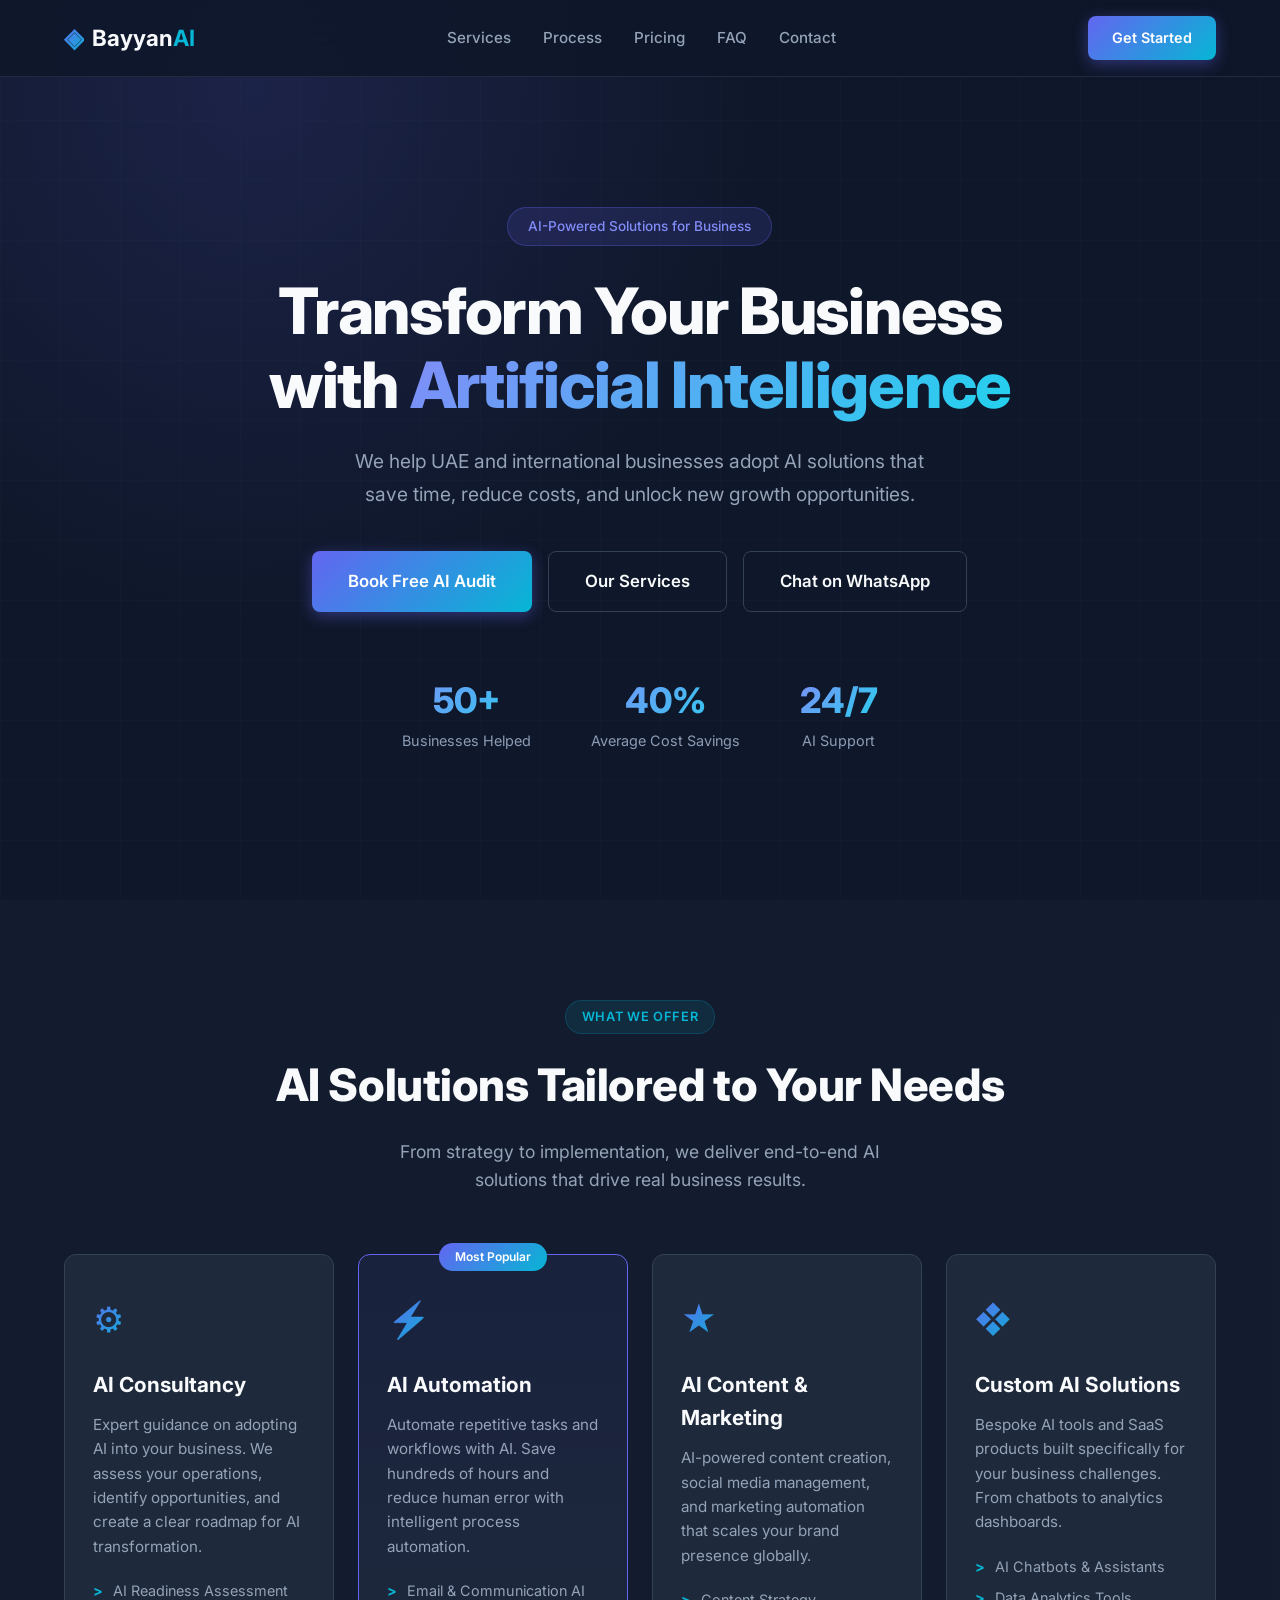
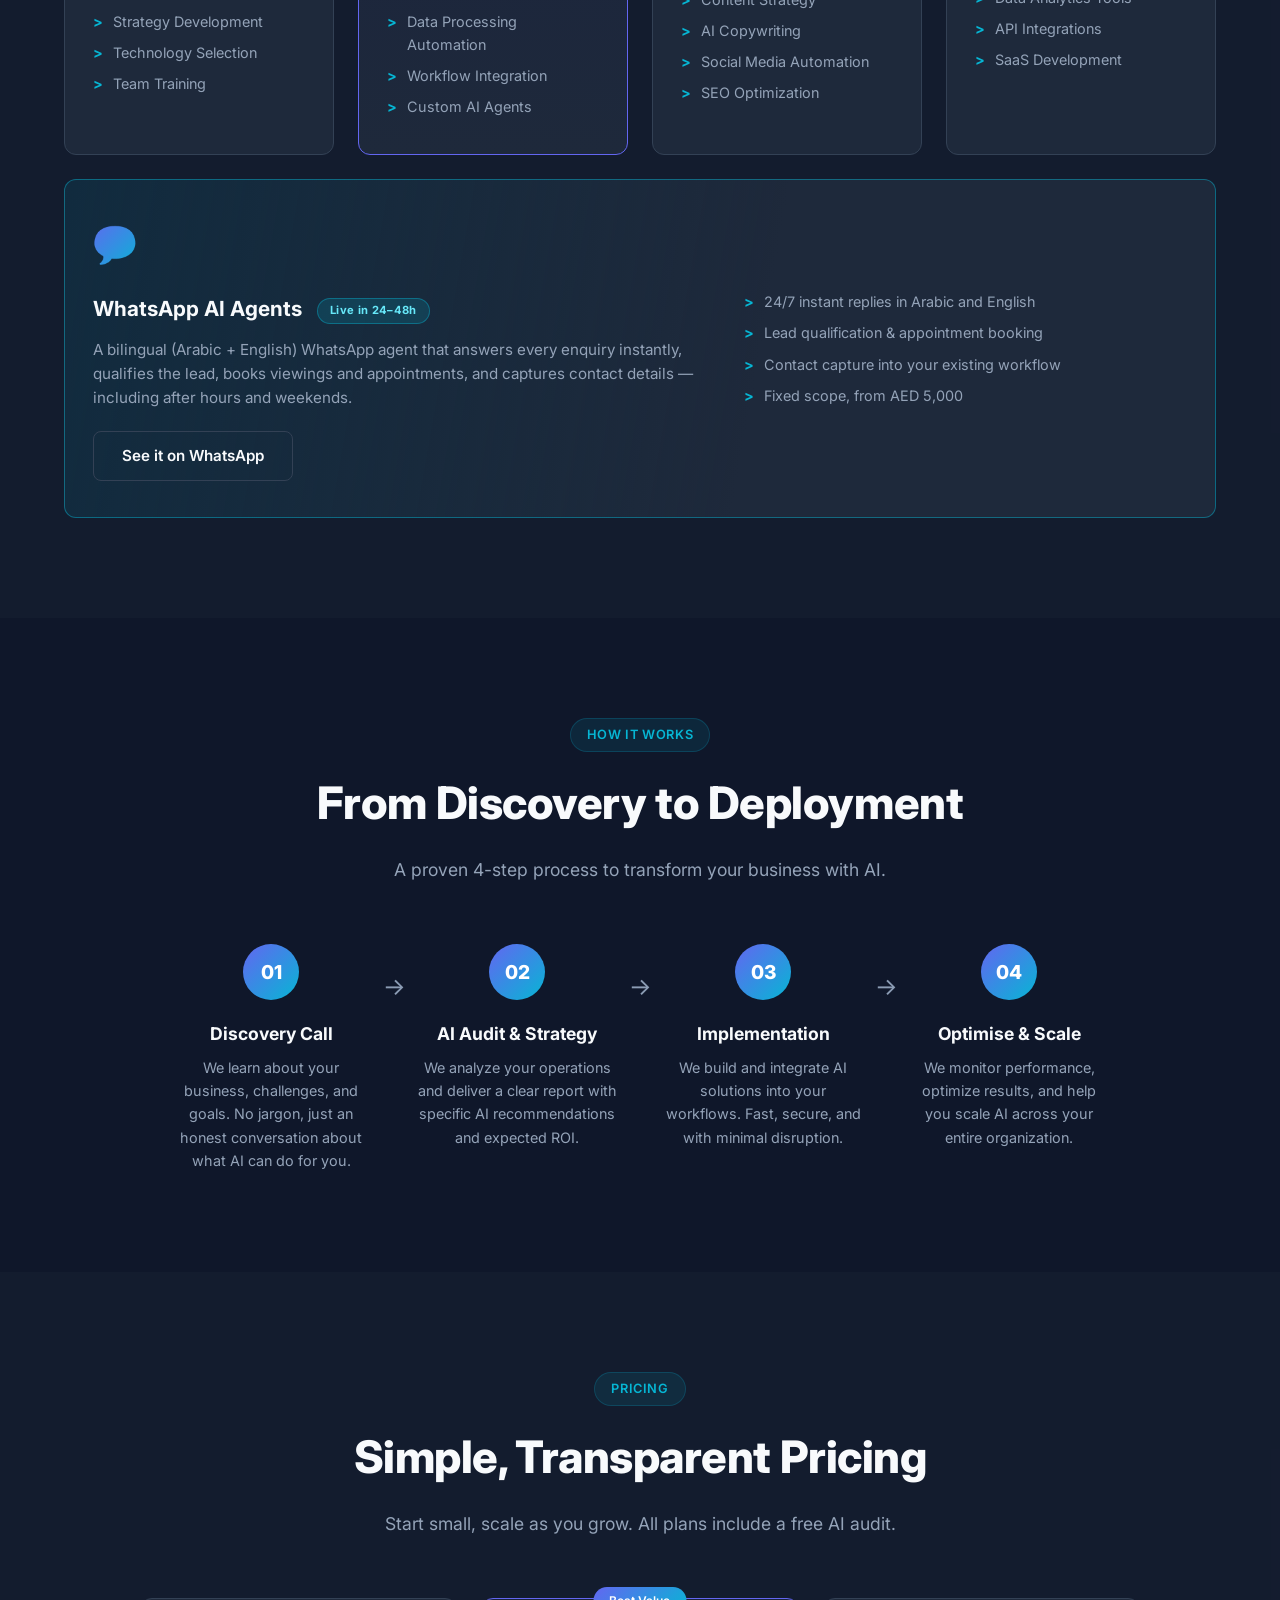
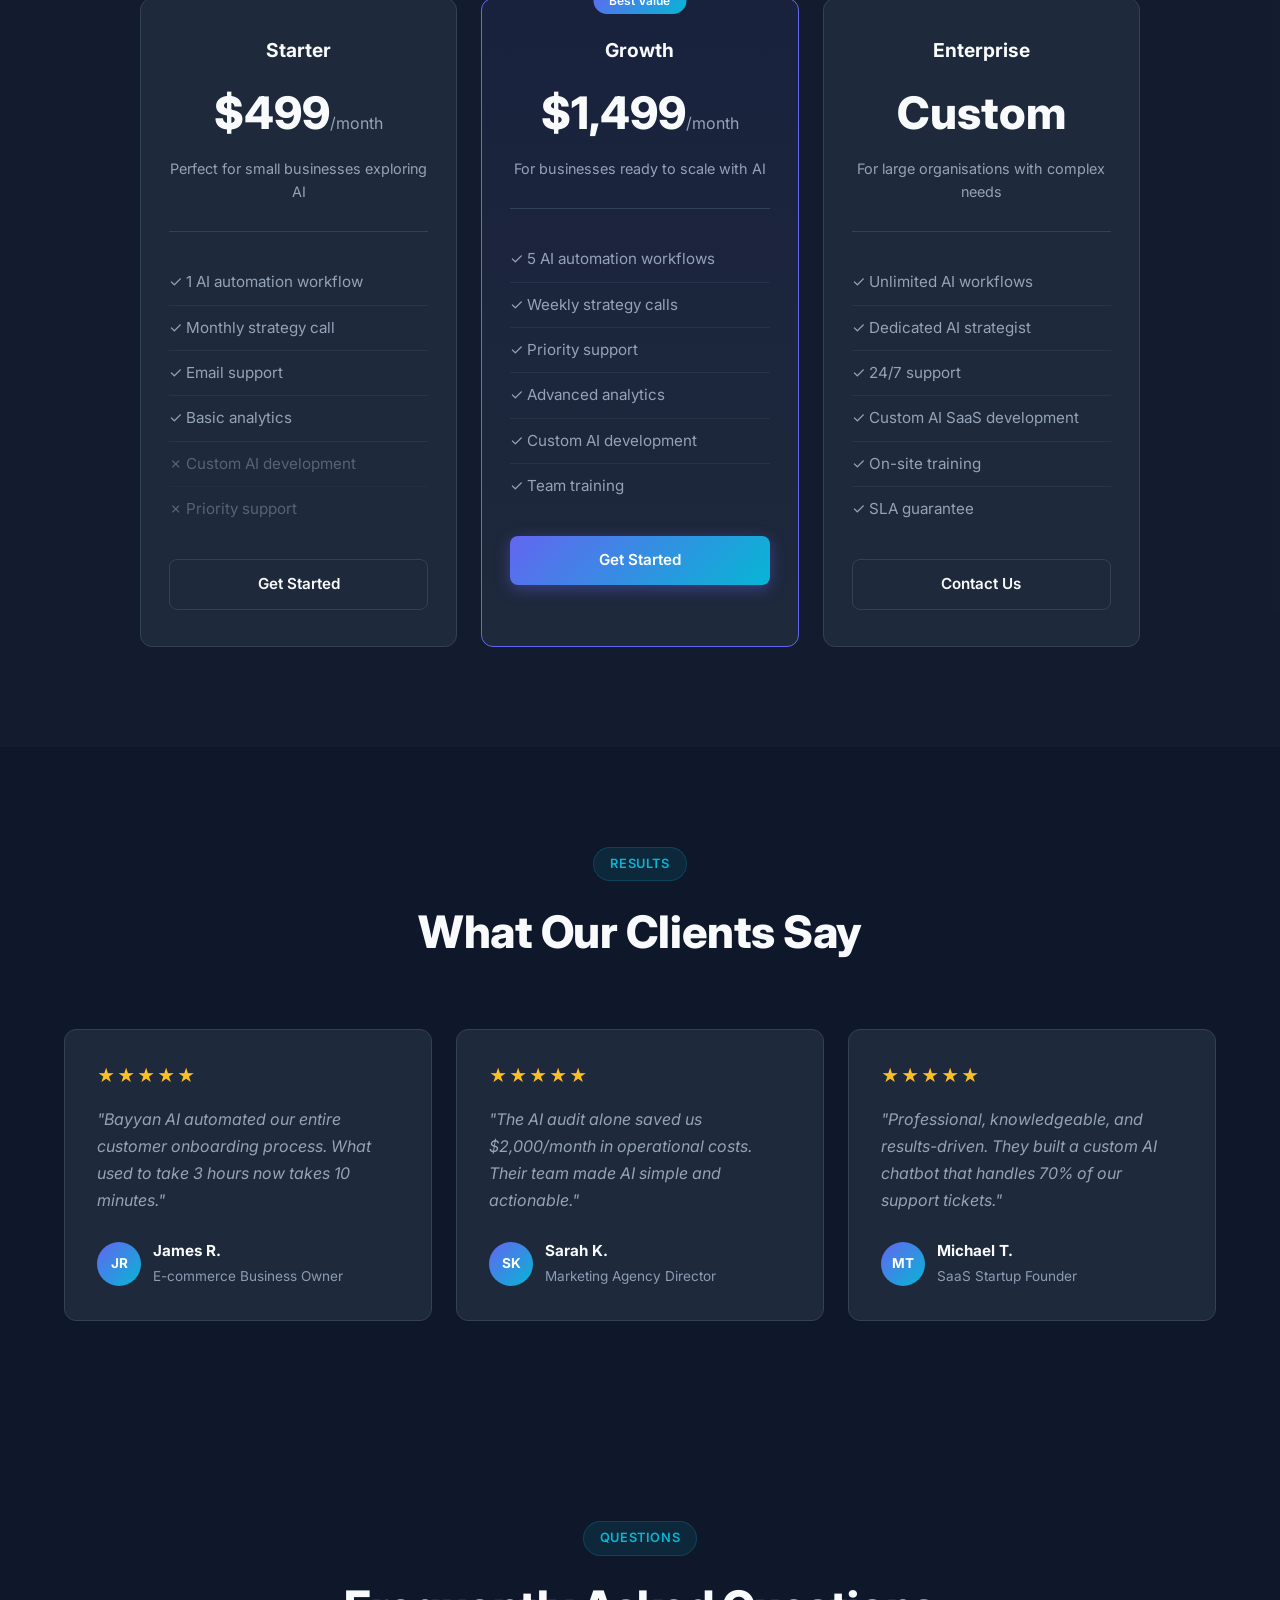
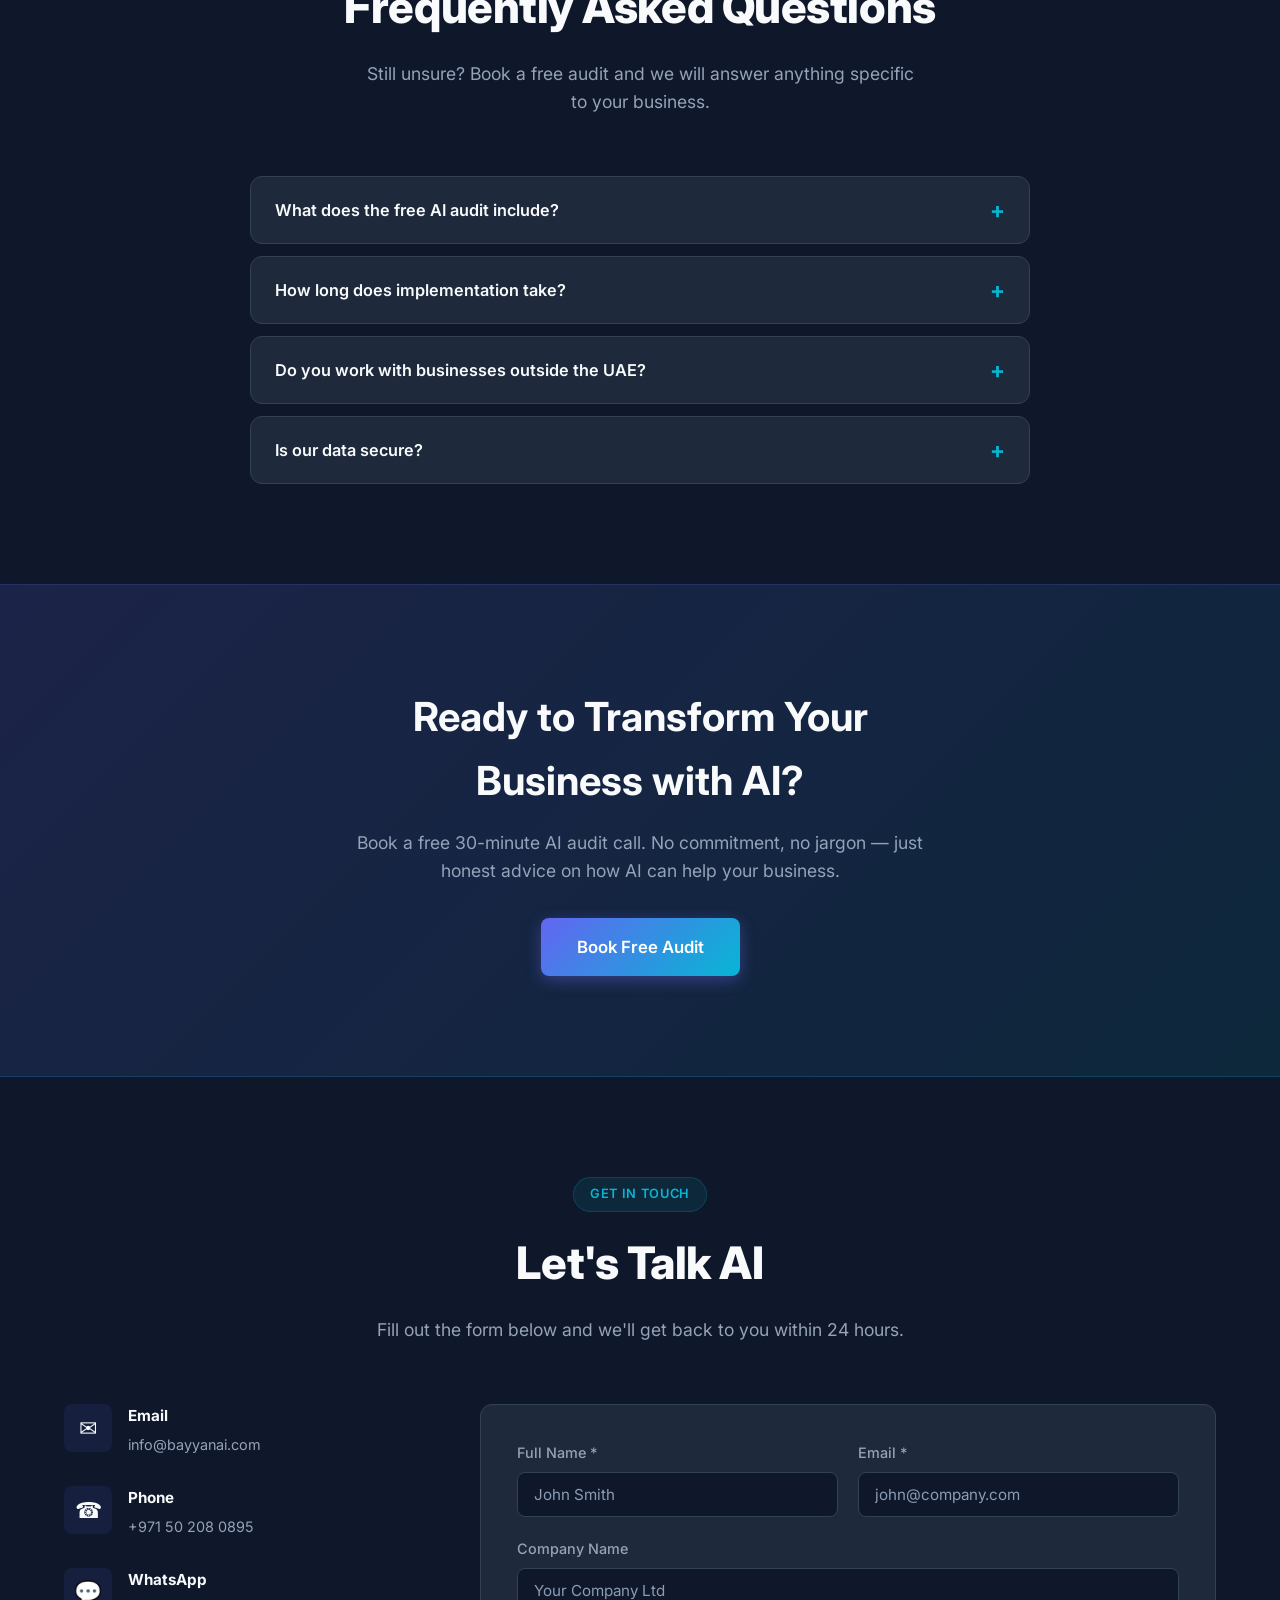
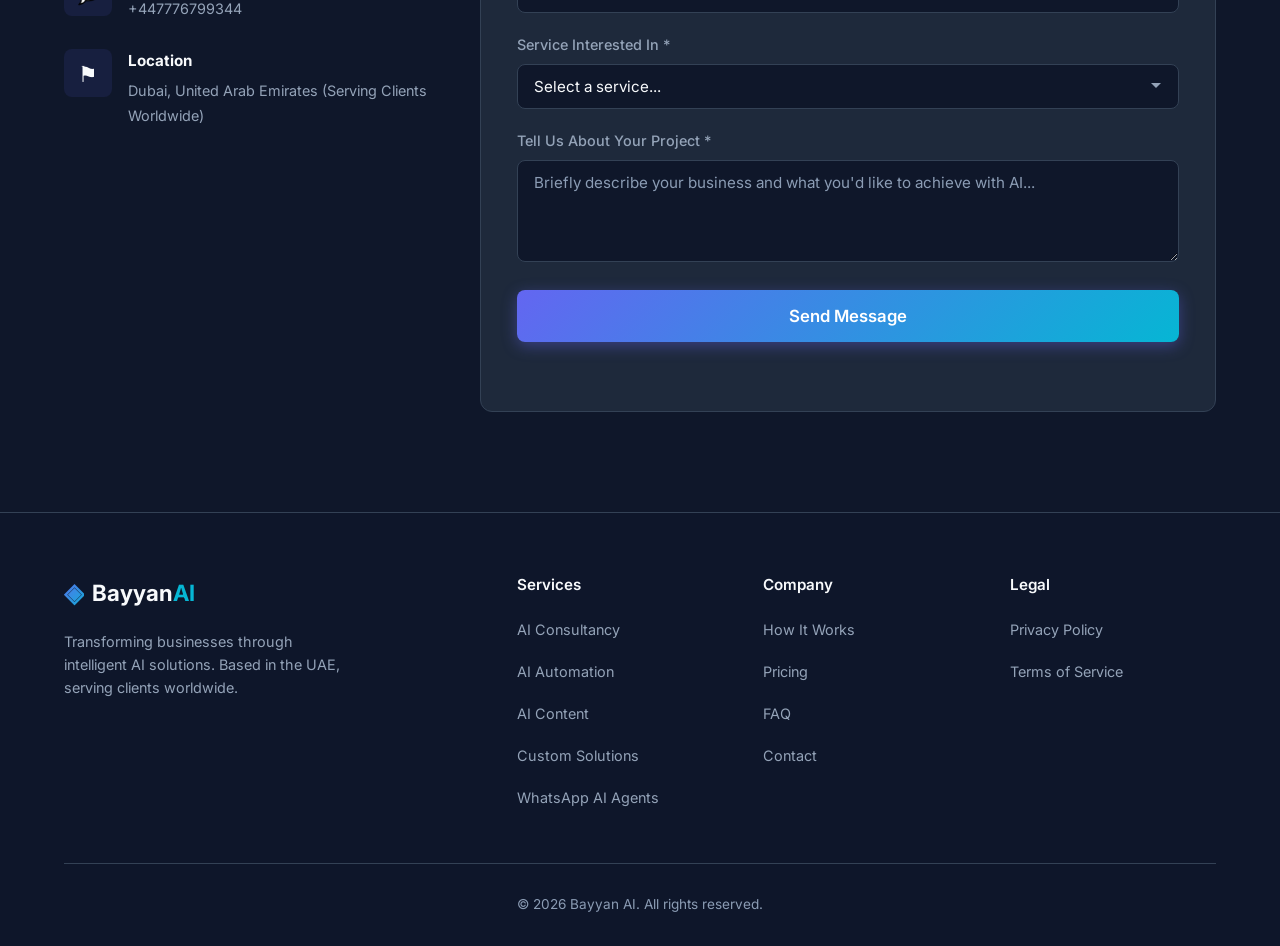
<file: index.html>
<!DOCTYPE html>
<html lang="en">
<head>
    <meta charset="UTF-8">
    <meta name="viewport" content="width=device-width, initial-scale=1.0">
    <title>Bayyan AI | AI Consultancy &amp; Automation Services in the UAE</title>
    <meta name="description" content="Bayyan AI helps UAE and international businesses adopt AI that saves time and cuts costs. AI consultancy, automation, content and custom AI solutions.">
    <link rel="canonical" href="https://bayyanai.com/">

    <meta name="theme-color" content="#0f172a">
    <link rel="icon" href="/favicon.svg" type="image/svg+xml">
    <link rel="apple-touch-icon" href="/assets/apple-touch-icon.png">

    <meta property="og:type" content="website">
    <meta property="og:site_name" content="Bayyan AI">
    <meta property="og:url" content="https://bayyanai.com/">
    <meta property="og:title" content="Bayyan AI | AI Consultancy &amp; Automation Services">
    <meta property="og:description" content="We help UAE and international businesses adopt AI solutions that save time, reduce costs, and unlock new growth opportunities.">
    <meta property="og:image" content="https://bayyanai.com/assets/og-image.png">
    <meta property="og:image:width" content="1200">
    <meta property="og:image:height" content="630">
    <meta property="og:locale" content="en_US">

    <meta name="twitter:card" content="summary_large_image">
    <meta name="twitter:title" content="Bayyan AI | AI Consultancy &amp; Automation Services">
    <meta name="twitter:description" content="AI consultancy, automation and custom AI solutions for businesses in the UAE and worldwide.">
    <meta name="twitter:image" content="https://bayyanai.com/assets/og-image.png">

    <link rel="preconnect" href="https://fonts.googleapis.com">
    <link rel="preconnect" href="https://fonts.gstatic.com" crossorigin>
    <link href="https://fonts.googleapis.com/css2?family=Inter:wght@400;500;600;700;800&display=swap" rel="stylesheet">
    <link rel="stylesheet" href="styles.css">

    <script type="application/ld+json">
    {
      "@context": "https://schema.org",
      "@graph": [
        {
          "@type": "Organization",
          "@id": "https://bayyanai.com/#organization",
          "name": "Bayyan AI",
          "url": "https://bayyanai.com/",
          "logo": "https://bayyanai.com/assets/og-image.png",
          "email": "info@bayyanai.com",
          "telephone": "+971-50-208-0895",
          "areaServed": ["AE", "Worldwide"],
          "description": "AI consultancy and automation services for businesses in the UAE and internationally.",
          "contactPoint": {
            "@type": "ContactPoint",
            "contactType": "sales",
            "email": "info@bayyanai.com",
            "telephone": "+971-50-208-0895",
            "availableLanguage": ["en", "ar"]
          }
        },
        {
          "@type": "WebSite",
          "@id": "https://bayyanai.com/#website",
          "url": "https://bayyanai.com/",
          "name": "Bayyan AI",
          "publisher": { "@id": "https://bayyanai.com/#organization" },
          "inLanguage": "en"
        },
        {
          "@type": "ProfessionalService",
          "@id": "https://bayyanai.com/#service",
          "name": "Bayyan AI",
          "url": "https://bayyanai.com/",
          "parentOrganization": { "@id": "https://bayyanai.com/#organization" },
          "areaServed": ["AE", "Worldwide"],
          "provider": { "@id": "https://bayyanai.com/#organization" },
          "hasOfferCatalog": {
            "@type": "OfferCatalog",
            "name": "AI Services",
            "itemListElement": [
              { "@type": "Offer", "itemOffered": { "@type": "Service", "name": "AI Consultancy" } },
              { "@type": "Offer", "itemOffered": { "@type": "Service", "name": "AI Automation" } },
              { "@type": "Offer", "itemOffered": { "@type": "Service", "name": "AI Content & Marketing" } },
              { "@type": "Offer", "itemOffered": { "@type": "Service", "name": "Custom AI Solutions" } }
            ]
          }
        },
        {
          "@type": "FAQPage",
          "@id": "https://bayyanai.com/#faq",
          "mainEntity": [
            {
              "@type": "Question",
              "name": "What does the free AI audit include?",
              "acceptedAnswer": { "@type": "Answer", "text": "A 30-minute call where we review your current workflows, identify the highest-value automation opportunities, and give you a short written summary with expected ROI. No commitment required." }
            },
            {
              "@type": "Question",
              "name": "How long does implementation take?",
              "acceptedAnswer": { "@type": "Answer", "text": "Most automation workflows go live within two to four weeks. Larger custom AI projects are scoped in phases so you see value early." }
            },
            {
              "@type": "Question",
              "name": "Do you work with businesses outside the UAE?",
              "acceptedAnswer": { "@type": "Answer", "text": "Yes. We are based in the UAE and work remotely with clients worldwide." }
            },
            {
              "@type": "Question",
              "name": "Is our data secure?",
              "acceptedAnswer": { "@type": "Answer", "text": "We only connect systems you approve, follow least-privilege access, and never share your data with third parties. We can work within your existing security policies." }
            }
          ]
        }
      ]
    }
    </script>
<!-- agent-readable surface -->
<link rel="alternate" type="text/markdown" href="/index.md" title="This page as Markdown">
<link rel="alternate" type="text/plain" href="/llms.txt" title="Site index (llms.txt)">
<link rel="describedby" type="text/markdown" href="/auth.md" title="Access notes">
<link rel="service-desc" type="application/json" href="/.well-known/ai-catalog.json" title="AI capability catalog">
<link rel="index" type="application/json" href="/.well-known/agent-skills/index.json" title="Agent Skills index">
</head>
<body>
    <a class="skip-link" href="#main">Skip to content</a>

    <!-- Navigation -->
    <nav class="navbar" aria-label="Main navigation">
        <div class="container nav-container">
            <a href="/" class="logo" aria-label="Bayyan AI home">
                <span class="logo-icon" aria-hidden="true">&#9672;</span>
                <span class="logo-text">Bayyan<span class="logo-ai">AI</span></span>
            </a>
            <ul class="nav-links" id="navLinks">
                <li><a href="#services">Services</a></li>
                <li><a href="#process">Process</a></li>
                <li><a href="#pricing">Pricing</a></li>
                <li><a href="#faq">FAQ</a></li>
                <li><a href="#contact">Contact</a></li>
            </ul>
            <a href="#contact" class="btn btn-primary nav-cta">Get Started</a>
            <button class="mobile-menu-btn" type="button" aria-label="Open menu" aria-expanded="false" aria-controls="navLinks">
                <span aria-hidden="true"></span>
                <span aria-hidden="true"></span>
                <span aria-hidden="true"></span>
            </button>
        </div>
    </nav>

    <main id="main">
    <!-- Hero Section -->
    <section class="hero">
        <div class="hero-bg" aria-hidden="true">
            <div class="hero-gradient"></div>
            <div class="hero-grid"></div>
        </div>
        <div class="container hero-container">
            <p class="hero-badge">AI-Powered Solutions for Business</p>
            <h1 class="hero-title">
                Transform Your Business<br>
                with <span class="gradient-text">Artificial Intelligence</span>
            </h1>
            <p class="hero-subtitle">
                We help UAE and international businesses adopt AI solutions that save time, reduce costs, and unlock new growth opportunities.
            </p>
            <div class="hero-buttons">
                <a href="https://cal.com/bayyanai/15min" class="btn btn-primary btn-lg" target="_blank" rel="noopener noreferrer">Book Free AI Audit</a>
                <a href="#services" class="btn btn-secondary btn-lg">Our Services</a>
                <a href="https://wa.me/447776799344?text=Hi%20Bayyan%20AI%2C%20I%27d%20like%20to%20know%20more%20about%20your%20services." class="btn btn-secondary btn-lg" target="_blank" rel="noopener noreferrer" aria-label="Chat with Bayyan AI on WhatsApp">Chat on WhatsApp</a>
            </div>
            <div class="hero-stats">
                <div class="stat">
                    <span class="stat-number">50+</span>
                    <span class="stat-label">Businesses Helped</span>
                </div>
                <div class="stat">
                    <span class="stat-number">40%</span>
                    <span class="stat-label">Average Cost Savings</span>
                </div>
                <div class="stat">
                    <span class="stat-number">24/7</span>
                    <span class="stat-label">AI Support</span>
                </div>
            </div>
        </div>
    </section>

    <!-- Services Section -->
    <section id="services" class="services">
        <div class="container">
            <div class="section-header">
                <p class="section-tag">What We Offer</p>
                <h2 class="section-title">AI Solutions Tailored to Your Needs</h2>
                <p class="section-subtitle">From strategy to implementation, we deliver end-to-end AI solutions that drive real business results.</p>
            </div>
            <div class="services-grid">
                <div class="service-card">
                    <div class="service-icon" aria-hidden="true">&#9881;</div>
                    <h3>AI Consultancy</h3>
                    <p>Expert guidance on adopting AI into your business. We assess your operations, identify opportunities, and create a clear roadmap for AI transformation.</p>
                    <ul class="service-features">
                        <li>AI Readiness Assessment</li>
                        <li>Strategy Development</li>
                        <li>Technology Selection</li>
                        <li>Team Training</li>
                    </ul>
                </div>
                <div class="service-card featured">
                    <div class="service-badge">Most Popular</div>
                    <div class="service-icon" aria-hidden="true">&#9889;</div>
                    <h3>AI Automation</h3>
                    <p>Automate repetitive tasks and workflows with AI. Save hundreds of hours and reduce human error with intelligent process automation.</p>
                    <ul class="service-features">
                        <li>Email &amp; Communication AI</li>
                        <li>Data Processing Automation</li>
                        <li>Workflow Integration</li>
                        <li>Custom AI Agents</li>
                    </ul>
                </div>
                <div class="service-card">
                    <div class="service-icon" aria-hidden="true">&#9733;</div>
                    <h3>AI Content &amp; Marketing</h3>
                    <p>AI-powered content creation, social media management, and marketing automation that scales your brand presence globally.</p>
                    <ul class="service-features">
                        <li>Content Strategy</li>
                        <li>AI Copywriting</li>
                        <li>Social Media Automation</li>
                        <li>SEO Optimization</li>
                    </ul>
                </div>
                <div class="service-card">
                    <div class="service-icon" aria-hidden="true">&#10070;</div>
                    <h3>Custom AI Solutions</h3>
                    <p>Bespoke AI tools and SaaS products built specifically for your business challenges. From chatbots to analytics dashboards.</p>
                    <ul class="service-features">
                        <li>AI Chatbots &amp; Assistants</li>
                        <li>Data Analytics Tools</li>
                        <li>API Integrations</li>
                        <li>SaaS Development</li>
                    </ul>
                </div>
                <div class="service-card flagship" id="whatsapp-ai">
                    <div>
                        <div class="service-icon" aria-hidden="true">&#128172;</div>
                        <h3>WhatsApp AI Agents <span class="inline-badge">Live in 24&ndash;48h</span></h3>
                        <p>A bilingual (Arabic + English) WhatsApp agent that answers every enquiry instantly, qualifies the lead, books viewings and appointments, and captures contact details &mdash; including after hours and weekends.</p>
                        <a href="https://wa.me/447776799344?text=Hi%20Bayyan%20AI%2C%20I%27d%20like%20to%20know%20more%20about%20your%20services." class="btn btn-secondary" target="_blank" rel="noopener noreferrer">See it on WhatsApp</a>
                    </div>
                    <ul class="service-features">
                        <li>24/7 instant replies in Arabic and English</li>
                        <li>Lead qualification &amp; appointment booking</li>
                        <li>Contact capture into your existing workflow</li>
                        <li>Fixed scope, from AED 5,000</li>
                    </ul>
                </div>
            </div>
        </div>
    </section>

    <!-- Process Section -->
    <section id="process" class="process">
        <div class="container">
            <div class="section-header">
                <p class="section-tag">How It Works</p>
                <h2 class="section-title">From Discovery to Deployment</h2>
                <p class="section-subtitle">A proven 4-step process to transform your business with AI.</p>
            </div>
            <div class="process-grid">
                <div class="process-step">
                    <div class="step-number" aria-hidden="true">01</div>
                    <h3>Discovery Call</h3>
                    <p>We learn about your business, challenges, and goals. No jargon, just an honest conversation about what AI can do for you.</p>
                </div>
                <div class="process-connector" aria-hidden="true">&#8594;</div>
                <div class="process-step">
                    <div class="step-number" aria-hidden="true">02</div>
                    <h3>AI Audit &amp; Strategy</h3>
                    <p>We analyze your operations and deliver a clear report with specific AI recommendations and expected ROI.</p>
                </div>
                <div class="process-connector" aria-hidden="true">&#8594;</div>
                <div class="process-step">
                    <div class="step-number" aria-hidden="true">03</div>
                    <h3>Implementation</h3>
                    <p>We build and integrate AI solutions into your workflows. Fast, secure, and with minimal disruption.</p>
                </div>
                <div class="process-connector" aria-hidden="true">&#8594;</div>
                <div class="process-step">
                    <div class="step-number" aria-hidden="true">04</div>
                    <h3>Optimise &amp; Scale</h3>
                    <p>We monitor performance, optimize results, and help you scale AI across your entire organization.</p>
                </div>
            </div>
        </div>
    </section>

    <!-- Pricing Section -->
    <section id="pricing" class="pricing">
        <div class="container">
            <div class="section-header">
                <p class="section-tag">Pricing</p>
                <h2 class="section-title">Simple, Transparent Pricing</h2>
                <p class="section-subtitle">Start small, scale as you grow. All plans include a free AI audit.</p>
            </div>
            <div class="pricing-grid">
                <div class="pricing-card">
                    <div class="pricing-header">
                        <h3>Starter</h3>
                        <div class="price">$499<span>/month</span></div>
                        <p>Perfect for small businesses exploring AI</p>
                    </div>
                    <ul class="pricing-features">
                        <li>&#10003; 1 AI automation workflow</li>
                        <li>&#10003; Monthly strategy call</li>
                        <li>&#10003; Email support</li>
                        <li>&#10003; Basic analytics</li>
                        <li class="disabled">&#10007; Custom AI development</li>
                        <li class="disabled">&#10007; Priority support</li>
                    </ul>
                    <a href="#contact" class="btn btn-secondary btn-block">Get Started</a>
                </div>
                <div class="pricing-card featured">
                    <div class="pricing-badge">Best Value</div>
                    <div class="pricing-header">
                        <h3>Growth</h3>
                        <div class="price">$1,499<span>/month</span></div>
                        <p>For businesses ready to scale with AI</p>
                    </div>
                    <ul class="pricing-features">
                        <li>&#10003; 5 AI automation workflows</li>
                        <li>&#10003; Weekly strategy calls</li>
                        <li>&#10003; Priority support</li>
                        <li>&#10003; Advanced analytics</li>
                        <li>&#10003; Custom AI development</li>
                        <li>&#10003; Team training</li>
                    </ul>
                    <a href="#contact" class="btn btn-primary btn-block">Get Started</a>
                </div>
                <div class="pricing-card">
                    <div class="pricing-header">
                        <h3>Enterprise</h3>
                        <div class="price">Custom</div>
                        <p>For large organisations with complex needs</p>
                    </div>
                    <ul class="pricing-features">
                        <li>&#10003; Unlimited AI workflows</li>
                        <li>&#10003; Dedicated AI strategist</li>
                        <li>&#10003; 24/7 support</li>
                        <li>&#10003; Custom AI SaaS development</li>
                        <li>&#10003; On-site training</li>
                        <li>&#10003; SLA guarantee</li>
                    </ul>
                    <a href="#contact" class="btn btn-secondary btn-block">Contact Us</a>
                </div>
            </div>
        </div>
    </section>

    <!-- Testimonials Section -->
    <section class="testimonials">
        <div class="container">
            <div class="section-header">
                <p class="section-tag">Results</p>
                <h2 class="section-title">What Our Clients Say</h2>
            </div>
            <div class="testimonials-grid">
                <div class="testimonial-card">
                    <div class="testimonial-stars" aria-hidden="true">&#9733;&#9733;&#9733;&#9733;&#9733;</div>
                    <p>"Bayyan AI automated our entire customer onboarding process. What used to take 3 hours now takes 10 minutes."</p>
                    <div class="testimonial-author">
                        <div class="author-avatar" aria-hidden="true">JR</div>
                        <div>
                            <strong>James R.</strong>
                            <span>E-commerce Business Owner</span>
                        </div>
                    </div>
                </div>
                <div class="testimonial-card">
                    <div class="testimonial-stars" aria-hidden="true">&#9733;&#9733;&#9733;&#9733;&#9733;</div>
                    <p>"The AI audit alone saved us $2,000/month in operational costs. Their team made AI simple and actionable."</p>
                    <div class="testimonial-author">
                        <div class="author-avatar" aria-hidden="true">SK</div>
                        <div>
                            <strong>Sarah K.</strong>
                            <span>Marketing Agency Director</span>
                        </div>
                    </div>
                </div>
                <div class="testimonial-card">
                    <div class="testimonial-stars" aria-hidden="true">&#9733;&#9733;&#9733;&#9733;&#9733;</div>
                    <p>"Professional, knowledgeable, and results-driven. They built a custom AI chatbot that handles 70% of our support tickets."</p>
                    <div class="testimonial-author">
                        <div class="author-avatar" aria-hidden="true">MT</div>
                        <div>
                            <strong>Michael T.</strong>
                            <span>SaaS Startup Founder</span>
                        </div>
                    </div>
                </div>
            </div>
        </div>
    </section>

    <!-- FAQ Section -->
    <section id="faq" class="faq">
        <div class="container">
            <div class="section-header">
                <p class="section-tag">Questions</p>
                <h2 class="section-title">Frequently Asked Questions</h2>
                <p class="section-subtitle">Still unsure? Book a free audit and we will answer anything specific to your business.</p>
            </div>
            <div class="faq-list">
                <details class="faq-item">
                    <summary>What does the free AI audit include?</summary>
                    <p>A 30-minute call where we review your current workflows, identify the highest-value automation opportunities, and give you a short written summary with expected ROI. No commitment required.</p>
                </details>
                <details class="faq-item">
                    <summary>How long does implementation take?</summary>
                    <p>Most automation workflows go live within two to four weeks. Larger custom AI projects are scoped in phases so you see value early.</p>
                </details>
                <details class="faq-item">
                    <summary>Do you work with businesses outside the UAE?</summary>
                    <p>Yes. We are based in the UAE and work remotely with clients worldwide.</p>
                </details>
                <details class="faq-item">
                    <summary>Is our data secure?</summary>
                    <p>We only connect systems you approve, follow least-privilege access, and never share your data with third parties. We can work within your existing security policies.</p>
                </details>
            </div>
        </div>
    </section>

    <!-- CTA Section -->
    <section class="cta">
        <div class="container">
            <div class="cta-content">
                <h2>Ready to Transform Your Business with AI?</h2>
                <p>Book a free 30-minute AI audit call. No commitment, no jargon &mdash; just honest advice on how AI can help your business.</p>
                <a href="https://cal.com/bayyanai/15min" class="btn btn-primary btn-lg" target="_blank" rel="noopener noreferrer">Book Free Audit</a>
            </div>
        </div>
    </section>

    <!-- Contact Section -->
    <section id="contact" class="contact">
        <div class="container">
            <div class="section-header">
                <p class="section-tag">Get in Touch</p>
                <h2 class="section-title">Let's Talk AI</h2>
                <p class="section-subtitle">Fill out the form below and we'll get back to you within 24 hours.</p>
            </div>
            <div class="contact-grid">
                <div class="contact-info">
                    <div class="contact-item">
                        <div class="contact-icon" aria-hidden="true">&#9993;</div>
                        <div>
                            <strong>Email</strong>
                            <a href="mailto:info@bayyanai.com">info@bayyanai.com</a>
                        </div>
                    </div>
                    <div class="contact-item">
                        <div class="contact-icon" aria-hidden="true">&#9742;</div>
                        <div>
                            <strong>Phone</strong>
                            <a href="tel:+971502080895">+971 50 208 0895</a>
                        </div>
                    </div>
                    <div class="contact-item">
                        <div class="contact-icon" aria-hidden="true">&#128172;</div>
                        <div>
                            <strong>WhatsApp</strong>
                            <a href="https://wa.me/447776799344?text=Hi%20Bayyan%20AI%2C%20I%27d%20like%20to%20know%20more%20about%20your%20services." target="_blank" rel="noopener noreferrer">+447776799344</a>
                        </div>
                    </div>
                    <div class="contact-item">
                        <div class="contact-icon" aria-hidden="true">&#9873;</div>
                        <div>
                            <strong>Location</strong>
                            <span>Dubai, United Arab Emirates (Serving Clients Worldwide)</span>
                        </div>
                    </div>
                </div>
                <form class="contact-form" id="contactForm" action="https://api.web3forms.com/submit" method="POST" novalidate>
                    <input type="hidden" name="access_key" value="REPLACE-WITH-WEB3FORMS-ACCESS-KEY">
                    <input type="hidden" name="subject" value="New enquiry from bayyanai.com">
                    <input type="hidden" name="from_name" value="Bayyan AI Website">
                    <div class="form-row">
                        <div class="form-group">
                            <label for="name">Full Name *</label>
                            <input type="text" id="name" name="name" required autocomplete="name" placeholder="John Smith">
                        </div>
                        <div class="form-group">
                            <label for="email">Email *</label>
                            <input type="email" id="email" name="email" required autocomplete="email" placeholder="john@company.com">
                        </div>
                    </div>
                    <div class="form-group">
                        <label for="company">Company Name</label>
                        <input type="text" id="company" name="company" autocomplete="organization" placeholder="Your Company Ltd">
                    </div>
                    <div class="form-group">
                        <label for="service">Service Interested In *</label>
                        <select id="service" name="service" required>
                            <option value="">Select a service...</option>
                            <option value="consultancy">AI Consultancy</option>
                            <option value="automation">AI Automation</option>
                            <option value="content">AI Content &amp; Marketing</option>
                            <option value="custom">Custom AI Solutions</option>
                            <option value="audit">Free AI Audit</option>
                        </select>
                    </div>
                    <div class="form-group">
                        <label for="message">Tell Us About Your Project *</label>
                        <textarea id="message" name="message" rows="4" required placeholder="Briefly describe your business and what you'd like to achieve with AI..."></textarea>
                    </div>
                    <div class="hp-field" aria-hidden="true">
                        <label for="website">Website</label>
                        <input type="text" id="website" name="website" tabindex="-1" autocomplete="off">
                    </div>
                    <button type="submit" class="btn btn-primary btn-block btn-lg">Send Message</button>
                    <p class="form-status" id="formStatus" role="status" aria-live="polite"></p>
                </form>
            </div>
        </div>
    </section>
    </main>

    <!-- Footer -->
    <footer class="footer">
        <div class="container">
            <div class="footer-grid">
                <div class="footer-brand">
                    <a href="/" class="logo" aria-label="Bayyan AI home">
                        <span class="logo-icon" aria-hidden="true">&#9672;</span>
                        <span class="logo-text">Bayyan<span class="logo-ai">AI</span></span>
                    </a>
                    <p>Transforming businesses through intelligent AI solutions. Based in the UAE, serving clients worldwide.</p>
                </div>
                <div class="footer-links">
                    <h4>Services</h4>
                    <ul>
                        <li><a href="#services">AI Consultancy</a></li>
                        <li><a href="#services">AI Automation</a></li>
                        <li><a href="#services">AI Content</a></li>
                        <li><a href="#services">Custom Solutions</a></li>
                        <li><a href="#whatsapp-ai">WhatsApp AI Agents</a></li>
                    </ul>
                </div>
                <div class="footer-links">
                    <h4>Company</h4>
                    <ul>
                        <li><a href="#process">How It Works</a></li>
                        <li><a href="#pricing">Pricing</a></li>
                        <li><a href="#faq">FAQ</a></li>
                        <li><a href="#contact">Contact</a></li>
                    </ul>
                </div>
                <div class="footer-links">
                    <h4>Legal</h4>
                    <ul>
                        <li><a href="/privacy.html">Privacy Policy</a></li>
                        <li><a href="/terms.html">Terms of Service</a></li>
                    </ul>
                </div>
            </div>
            <div class="footer-bottom">
                <p>&copy; 2026 Bayyan AI. All rights reserved.</p>
            </div>
        </div>
    </footer>

    <script src="script.js" defer></script>
</body>
</html>
</file>
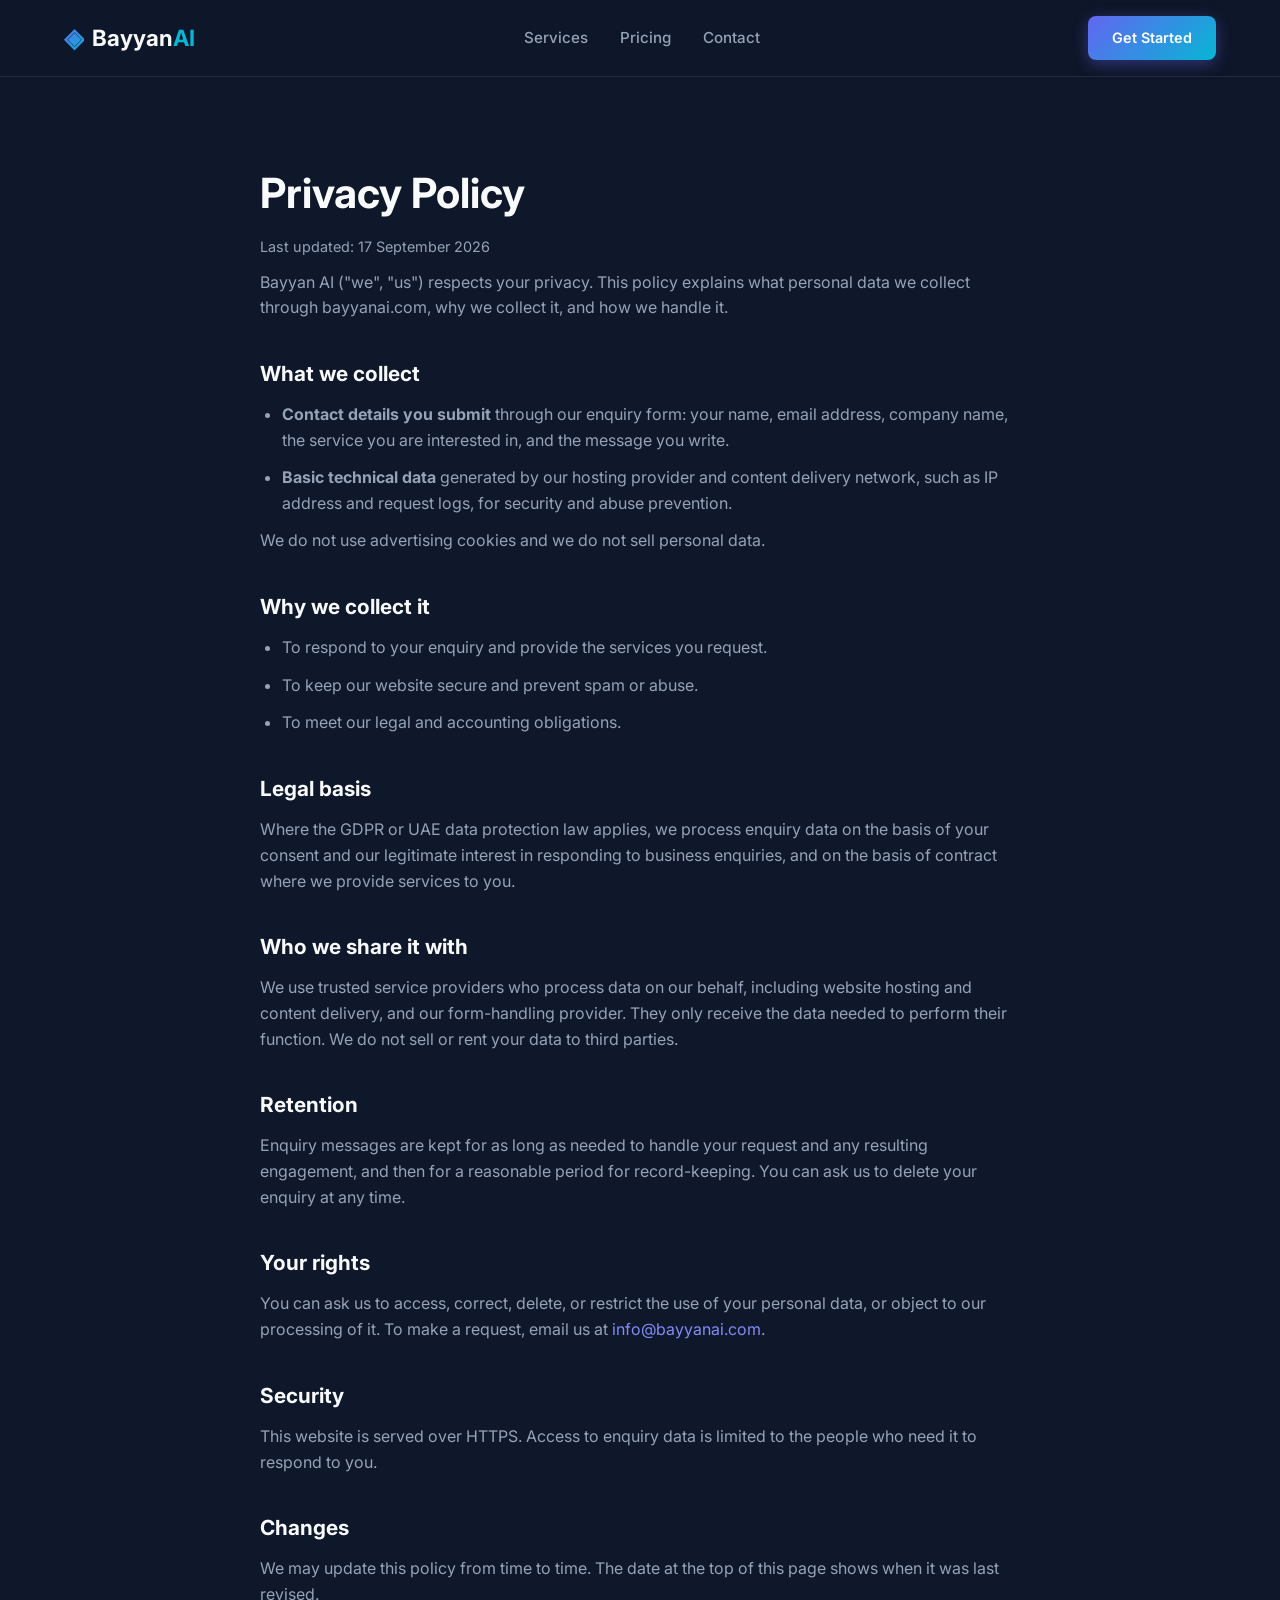
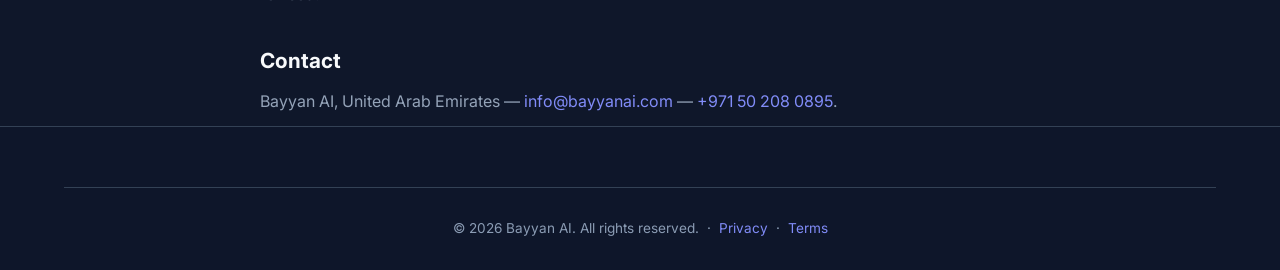
<file: privacy.html>
<!DOCTYPE html>
<html lang="en">
<head>
    <meta charset="UTF-8">
    <meta name="viewport" content="width=device-width, initial-scale=1.0">
    <title>Privacy Policy | Bayyan AI</title>
    <meta name="description" content="How Bayyan AI collects, uses and protects personal data submitted through this website and our client engagements.">
    <link rel="canonical" href="https://bayyanai.com/privacy.html">

    <meta name="theme-color" content="#0f172a">
    <link rel="icon" href="/favicon.svg" type="image/svg+xml">
    <link rel="apple-touch-icon" href="/assets/apple-touch-icon.png">

    <meta property="og:type" content="website">
    <meta property="og:url" content="https://bayyanai.com/privacy.html">
    <meta property="og:title" content="Privacy Policy | Bayyan AI">
    <meta property="og:description" content="How Bayyan AI collects, uses and protects personal data submitted through this website.">
    <meta property="og:image" content="https://bayyanai.com/assets/og-image.png">

    <link rel="preconnect" href="https://fonts.googleapis.com">
    <link rel="preconnect" href="https://fonts.gstatic.com" crossorigin>
    <link href="https://fonts.googleapis.com/css2?family=Inter:wght@400;500;600;700;800&display=swap" rel="stylesheet">
    <link rel="stylesheet" href="styles.css">
<!-- agent-readable surface -->
<link rel="alternate" type="text/markdown" href="/privacy.md" title="This page as Markdown">
<link rel="alternate" type="text/plain" href="/llms.txt" title="Site index (llms.txt)">
<link rel="describedby" type="text/markdown" href="/auth.md" title="Access notes">
<link rel="service-desc" type="application/json" href="/.well-known/ai-catalog.json" title="AI capability catalog">
<link rel="index" type="application/json" href="/.well-known/agent-skills/index.json" title="Agent Skills index">
</head>
<body>
    <a class="skip-link" href="#main">Skip to content</a>

    <nav class="navbar" aria-label="Main navigation">
        <div class="container nav-container">
            <a href="/" class="logo" aria-label="Bayyan AI home">
                <span class="logo-icon" aria-hidden="true">&#9672;</span>
                <span class="logo-text">Bayyan<span class="logo-ai">AI</span></span>
            </a>
            <ul class="nav-links" id="navLinks">
                <li><a href="/#services">Services</a></li>
                <li><a href="/#pricing">Pricing</a></li>
                <li><a href="/#contact">Contact</a></li>
            </ul>
            <a href="/#contact" class="btn btn-primary nav-cta">Get Started</a>
            <button class="mobile-menu-btn" type="button" aria-label="Open menu" aria-expanded="false" aria-controls="navLinks">
                <span aria-hidden="true"></span>
                <span aria-hidden="true"></span>
                <span aria-hidden="true"></span>
            </button>
        </div>
    </nav>

    <main id="main" class="legal">
        <div class="container">
            <div class="legal-content">
                <h1>Privacy Policy</h1>
                <p class="legal-updated">Last updated: 17 September 2026</p>

                <p>Bayyan AI ("we", "us") respects your privacy. This policy explains what personal data we collect through bayyanai.com, why we collect it, and how we handle it.</p>

                <h2>What we collect</h2>
                <ul>
                    <li><strong>Contact details you submit</strong> through our enquiry form: your name, email address, company name, the service you are interested in, and the message you write.</li>
                    <li><strong>Basic technical data</strong> generated by our hosting provider and content delivery network, such as IP address and request logs, for security and abuse prevention.</li>
                </ul>
                <p>We do not use advertising cookies and we do not sell personal data.</p>

                <h2>Why we collect it</h2>
                <ul>
                    <li>To respond to your enquiry and provide the services you request.</li>
                    <li>To keep our website secure and prevent spam or abuse.</li>
                    <li>To meet our legal and accounting obligations.</li>
                </ul>

                <h2>Legal basis</h2>
                <p>Where the GDPR or UAE data protection law applies, we process enquiry data on the basis of your consent and our legitimate interest in responding to business enquiries, and on the basis of contract where we provide services to you.</p>

                <h2>Who we share it with</h2>
                <p>We use trusted service providers who process data on our behalf, including website hosting and content delivery, and our form-handling provider. They only receive the data needed to perform their function. We do not sell or rent your data to third parties.</p>

                <h2>Retention</h2>
                <p>Enquiry messages are kept for as long as needed to handle your request and any resulting engagement, and then for a reasonable period for record-keeping. You can ask us to delete your enquiry at any time.</p>

                <h2>Your rights</h2>
                <p>You can ask us to access, correct, delete, or restrict the use of your personal data, or object to our processing of it. To make a request, email us at <a href="mailto:info@bayyanai.com">info@bayyanai.com</a>.</p>

                <h2>Security</h2>
                <p>This website is served over HTTPS. Access to enquiry data is limited to the people who need it to respond to you.</p>

                <h2>Changes</h2>
                <p>We may update this policy from time to time. The date at the top of this page shows when it was last revised.</p>

                <h2>Contact</h2>
                <p>Bayyan AI, United Arab Emirates &mdash; <a href="mailto:info@bayyanai.com">info@bayyanai.com</a> &mdash; <a href="tel:+971502080895">+971 50 208 0895</a>.</p>
            </div>
        </div>
    </main>

    <footer class="footer">
        <div class="container">
            <div class="footer-bottom">
                <p>&copy; 2026 Bayyan AI. All rights reserved. &nbsp;&middot;&nbsp; <a href="/privacy.html">Privacy</a> &nbsp;&middot;&nbsp; <a href="/terms.html">Terms</a></p>
            </div>
        </div>
    </footer>

    <script src="script.js" defer></script>
</body>
</html>
</file>
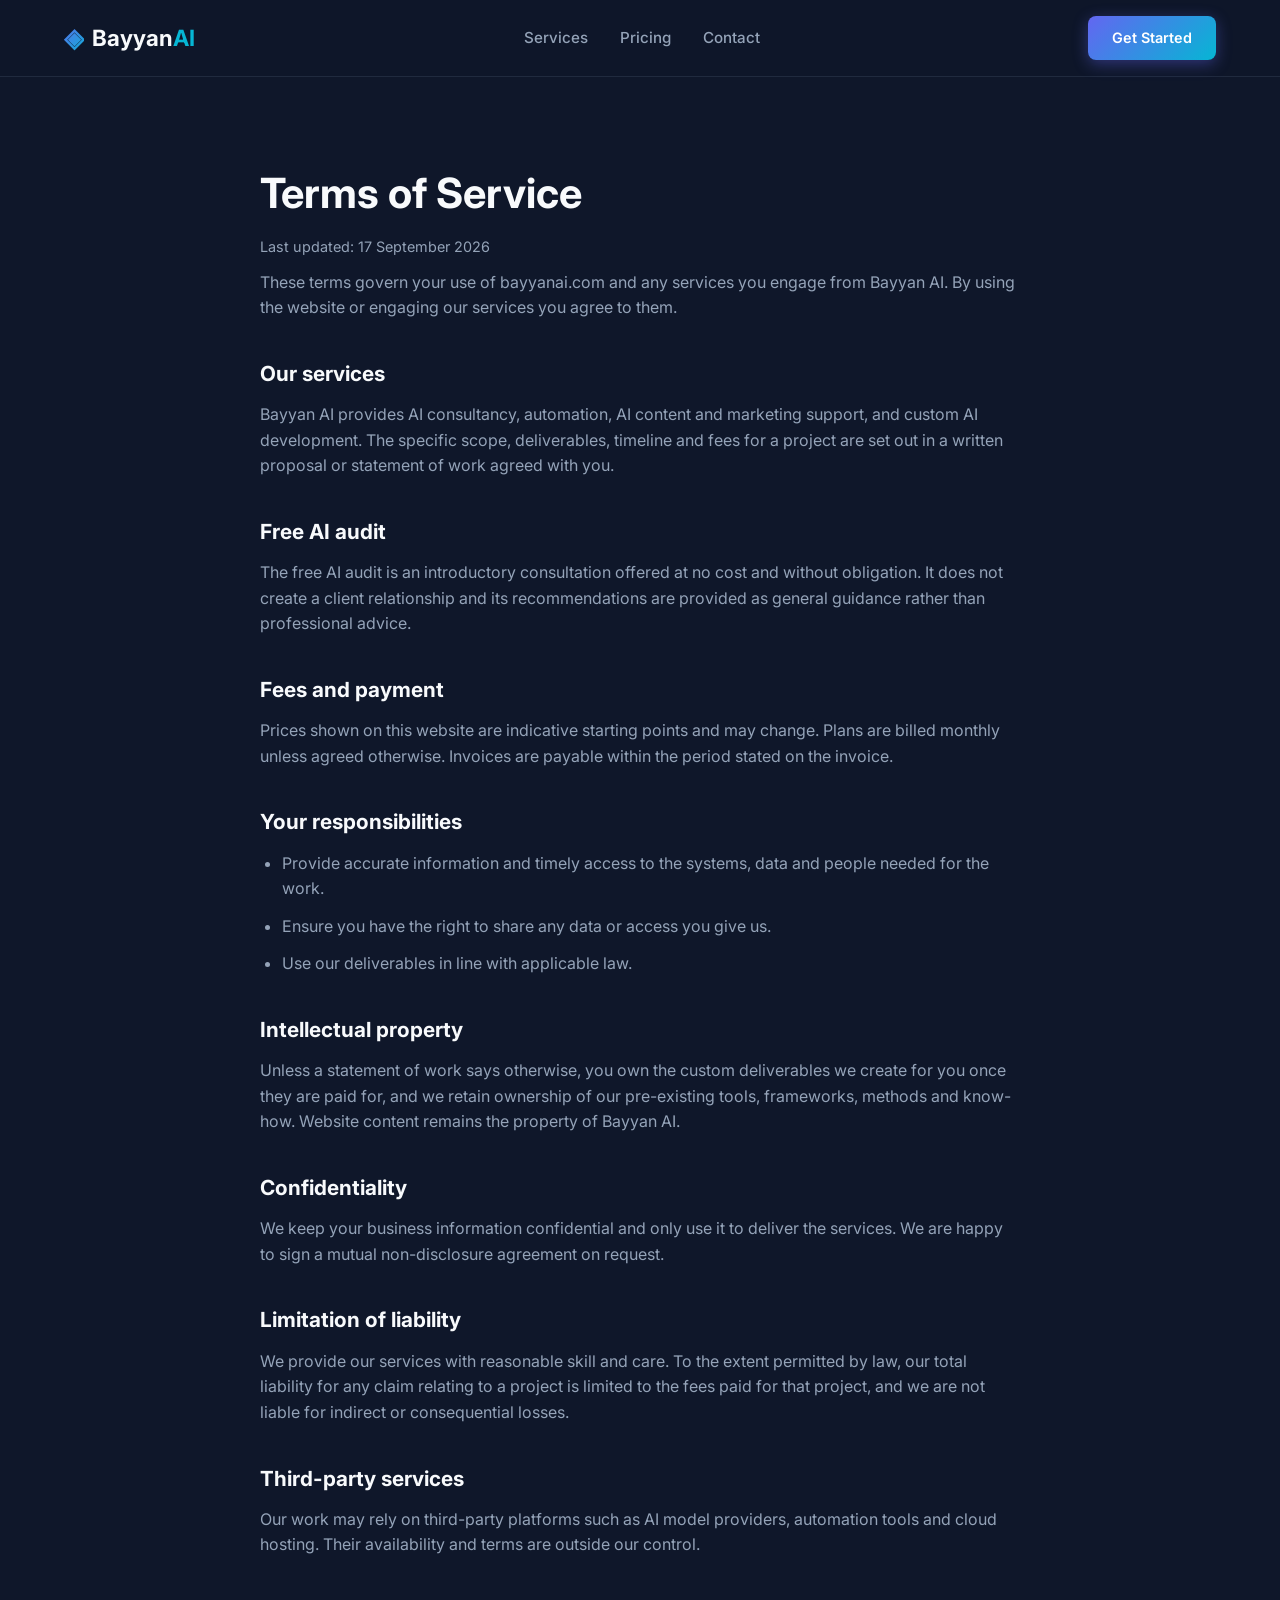
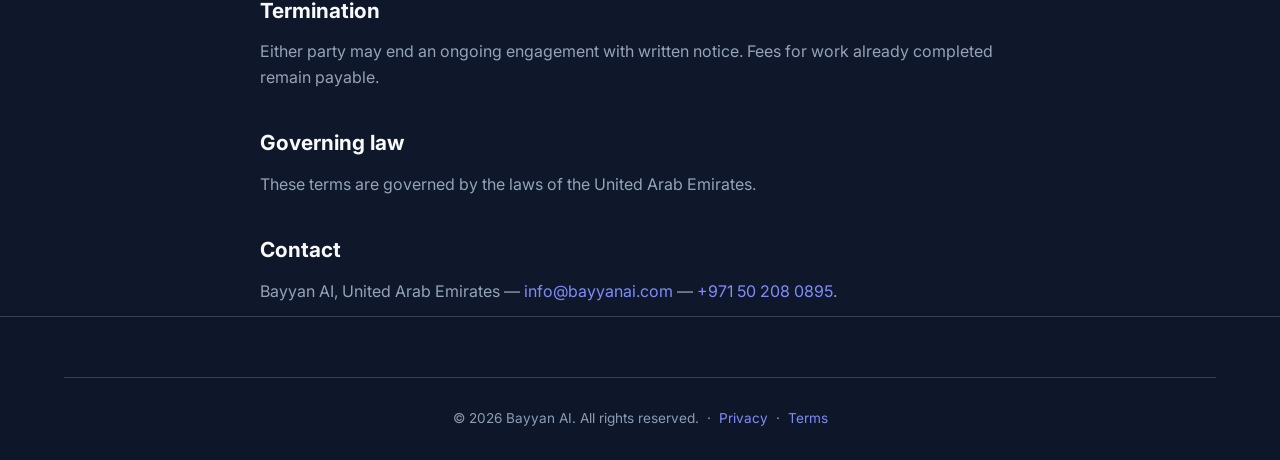
<file: terms.html>
<!DOCTYPE html>
<html lang="en">
<head>
    <meta charset="UTF-8">
    <meta name="viewport" content="width=device-width, initial-scale=1.0">
    <title>Terms of Service | Bayyan AI</title>
    <meta name="description" content="The terms that govern use of the Bayyan AI website and the AI consultancy, automation and custom AI services we provide.">
    <link rel="canonical" href="https://bayyanai.com/terms.html">

    <meta name="theme-color" content="#0f172a">
    <link rel="icon" href="/favicon.svg" type="image/svg+xml">
    <link rel="apple-touch-icon" href="/assets/apple-touch-icon.png">

    <meta property="og:type" content="website">
    <meta property="og:url" content="https://bayyanai.com/terms.html">
    <meta property="og:title" content="Terms of Service | Bayyan AI">
    <meta property="og:description" content="The terms that govern use of the Bayyan AI website and services.">
    <meta property="og:image" content="https://bayyanai.com/assets/og-image.png">

    <link rel="preconnect" href="https://fonts.googleapis.com">
    <link rel="preconnect" href="https://fonts.gstatic.com" crossorigin>
    <link href="https://fonts.googleapis.com/css2?family=Inter:wght@400;500;600;700;800&display=swap" rel="stylesheet">
    <link rel="stylesheet" href="styles.css">
<!-- agent-readable surface -->
<link rel="alternate" type="text/markdown" href="/terms.md" title="This page as Markdown">
<link rel="alternate" type="text/plain" href="/llms.txt" title="Site index (llms.txt)">
<link rel="describedby" type="text/markdown" href="/auth.md" title="Access notes">
<link rel="service-desc" type="application/json" href="/.well-known/ai-catalog.json" title="AI capability catalog">
<link rel="index" type="application/json" href="/.well-known/agent-skills/index.json" title="Agent Skills index">
</head>
<body>
    <a class="skip-link" href="#main">Skip to content</a>

    <nav class="navbar" aria-label="Main navigation">
        <div class="container nav-container">
            <a href="/" class="logo" aria-label="Bayyan AI home">
                <span class="logo-icon" aria-hidden="true">&#9672;</span>
                <span class="logo-text">Bayyan<span class="logo-ai">AI</span></span>
            </a>
            <ul class="nav-links" id="navLinks">
                <li><a href="/#services">Services</a></li>
                <li><a href="/#pricing">Pricing</a></li>
                <li><a href="/#contact">Contact</a></li>
            </ul>
            <a href="/#contact" class="btn btn-primary nav-cta">Get Started</a>
            <button class="mobile-menu-btn" type="button" aria-label="Open menu" aria-expanded="false" aria-controls="navLinks">
                <span aria-hidden="true"></span>
                <span aria-hidden="true"></span>
                <span aria-hidden="true"></span>
            </button>
        </div>
    </nav>

    <main id="main" class="legal">
        <div class="container">
            <div class="legal-content">
                <h1>Terms of Service</h1>
                <p class="legal-updated">Last updated: 17 September 2026</p>

                <p>These terms govern your use of bayyanai.com and any services you engage from Bayyan AI. By using the website or engaging our services you agree to them.</p>

                <h2>Our services</h2>
                <p>Bayyan AI provides AI consultancy, automation, AI content and marketing support, and custom AI development. The specific scope, deliverables, timeline and fees for a project are set out in a written proposal or statement of work agreed with you.</p>

                <h2>Free AI audit</h2>
                <p>The free AI audit is an introductory consultation offered at no cost and without obligation. It does not create a client relationship and its recommendations are provided as general guidance rather than professional advice.</p>

                <h2>Fees and payment</h2>
                <p>Prices shown on this website are indicative starting points and may change. Plans are billed monthly unless agreed otherwise. Invoices are payable within the period stated on the invoice.</p>

                <h2>Your responsibilities</h2>
                <ul>
                    <li>Provide accurate information and timely access to the systems, data and people needed for the work.</li>
                    <li>Ensure you have the right to share any data or access you give us.</li>
                    <li>Use our deliverables in line with applicable law.</li>
                </ul>

                <h2>Intellectual property</h2>
                <p>Unless a statement of work says otherwise, you own the custom deliverables we create for you once they are paid for, and we retain ownership of our pre-existing tools, frameworks, methods and know-how. Website content remains the property of Bayyan AI.</p>

                <h2>Confidentiality</h2>
                <p>We keep your business information confidential and only use it to deliver the services. We are happy to sign a mutual non-disclosure agreement on request.</p>

                <h2>Limitation of liability</h2>
                <p>We provide our services with reasonable skill and care. To the extent permitted by law, our total liability for any claim relating to a project is limited to the fees paid for that project, and we are not liable for indirect or consequential losses.</p>

                <h2>Third-party services</h2>
                <p>Our work may rely on third-party platforms such as AI model providers, automation tools and cloud hosting. Their availability and terms are outside our control.</p>

                <h2>Termination</h2>
                <p>Either party may end an ongoing engagement with written notice. Fees for work already completed remain payable.</p>

                <h2>Governing law</h2>
                <p>These terms are governed by the laws of the United Arab Emirates.</p>

                <h2>Contact</h2>
                <p>Bayyan AI, United Arab Emirates &mdash; <a href="mailto:info@bayyanai.com">info@bayyanai.com</a> &mdash; <a href="tel:+971502080895">+971 50 208 0895</a>.</p>
            </div>
        </div>
    </main>

    <footer class="footer">
        <div class="container">
            <div class="footer-bottom">
                <p>&copy; 2026 Bayyan AI. All rights reserved. &nbsp;&middot;&nbsp; <a href="/privacy.html">Privacy</a> &nbsp;&middot;&nbsp; <a href="/terms.html">Terms</a></p>
            </div>
        </div>
    </footer>

    <script src="script.js" defer></script>
</body>
</html>
</file>
<file: styles.css>
/* Reset & Base */
*, *::before, *::after {
    margin: 0;
    padding: 0;
    box-sizing: border-box;
}

:root {
    --primary: #6366f1;
    --primary-dark: #4f46e5;
    --primary-light: #818cf8;
    --accent: #06b6d4;
    --bg-dark: #0f172a;
    --bg-card: #1e293b;
    --bg-card-hover: #273548;
    --text-primary: #f8fafc;
    --text-secondary: #94a3b8;
    --text-muted: #8b9cb4;
    --border: #334155;
    --gradient: linear-gradient(135deg, #6366f1, #06b6d4);
    --gradient-text: linear-gradient(135deg, #818cf8, #22d3ee);
    --shadow: 0 4px 6px -1px rgba(0,0,0,0.3);
    --shadow-lg: 0 20px 40px -10px rgba(0,0,0,0.4);
    --radius: 12px;
    --radius-sm: 8px;
    --transition: all 0.3s ease;
}

html {
    scroll-behavior: smooth;
    -webkit-text-size-adjust: 100%;
}

body {
    font-family: 'Inter', -apple-system, BlinkMacSystemFont, sans-serif;
    background: var(--bg-dark);
    color: var(--text-primary);
    line-height: 1.6;
    overflow-x: hidden;
}

.container {
    max-width: 1200px;
    margin: 0 auto;
    padding: 0 24px;
}

a {
    color: var(--primary-light);
    text-decoration: none;
    transition: var(--transition);
}

a:hover {
    color: var(--accent);
}

img {
    max-width: 100%;
    display: block;
}

:focus-visible {
    outline: 2px solid var(--accent);
    outline-offset: 3px;
    border-radius: 4px;
}

.skip-link {
    position: absolute;
    top: -60px;
    left: 16px;
    z-index: 2000;
    padding: 10px 18px;
    background: var(--primary);
    color: #fff;
    border-radius: var(--radius-sm);
    font-weight: 600;
}

.skip-link:focus {
    top: 12px;
    color: #fff;
}

/* Buttons */
.btn {
    display: inline-flex;
    align-items: center;
    justify-content: center;
    padding: 12px 28px;
    min-height: 44px;
    border-radius: var(--radius-sm);
    font-weight: 600;
    font-size: 0.95rem;
    cursor: pointer;
    transition: var(--transition);
    border: none;
    text-decoration: none;
    gap: 8px;
    font-family: inherit;
}

.btn-primary {
    background: var(--gradient);
    color: white;
    box-shadow: 0 4px 15px rgba(99,102,241,0.4);
}

.btn-primary:hover {
    transform: translateY(-2px);
    box-shadow: 0 8px 25px rgba(99,102,241,0.5);
    color: white;
}

.btn-secondary {
    background: transparent;
    color: var(--text-primary);
    border: 1px solid var(--border);
}

.btn-secondary:hover {
    background: var(--bg-card);
    border-color: var(--primary-light);
    color: var(--text-primary);
}

.btn-lg {
    padding: 16px 36px;
    font-size: 1.05rem;
}

.btn-block {
    width: 100%;
}

.btn[disabled] {
    opacity: 0.6;
    cursor: not-allowed;
    transform: none;
}

/* Navbar */
.navbar {
    position: fixed;
    top: 0;
    left: 0;
    right: 0;
    z-index: 1000;
    background: rgba(15, 23, 42, 0.85);
    backdrop-filter: blur(20px);
    -webkit-backdrop-filter: blur(20px);
    border-bottom: 1px solid rgba(51, 65, 85, 0.5);
    padding: 16px 0;
}

.nav-container {
    display: flex;
    align-items: center;
    justify-content: space-between;
    gap: 16px;
}

.logo {
    display: flex;
    align-items: center;
    gap: 8px;
    font-size: 1.4rem;
    font-weight: 700;
    color: var(--text-primary);
}

.logo:hover {
    color: var(--text-primary);
}

.logo-icon {
    font-size: 1.6rem;
    background: var(--gradient);
    -webkit-background-clip: text;
    -webkit-text-fill-color: transparent;
    background-clip: text;
}

.logo-ai {
    color: var(--accent);
    -webkit-text-fill-color: var(--accent);
}

.nav-links {
    display: flex;
    align-items: center;
    list-style: none;
    gap: 32px;
}

.nav-links a {
    display: inline-flex;
    align-items: center;
    min-height: 44px;
    color: var(--text-secondary);
    font-weight: 500;
    font-size: 0.95rem;
}

.nav-links a:hover {
    color: var(--text-primary);
}

.nav-cta {
    padding: 10px 24px;
    font-size: 0.9rem;
}

.mobile-menu-btn {
    display: none;
    flex-direction: column;
    align-items: center;
    justify-content: center;
    gap: 5px;
    background: none;
    border: none;
    cursor: pointer;
    padding: 10px;
    min-width: 44px;
    min-height: 44px;
    border-radius: var(--radius-sm);
}

.mobile-menu-btn:hover {
    background: rgba(99,102,241,0.12);
}

.mobile-menu-btn span {
    display: block;
    width: 24px;
    height: 2px;
    background: var(--text-primary);
    transition: var(--transition);
}

.mobile-menu-btn.active span:nth-child(1) {
    transform: translateY(7px) rotate(45deg);
}

.mobile-menu-btn.active span:nth-child(2) {
    opacity: 0;
}

.mobile-menu-btn.active span:nth-child(3) {
    transform: translateY(-7px) rotate(-45deg);
}

/* Hero */
.hero {
    position: relative;
    min-height: 100vh;
    min-height: 100dvh;
    display: flex;
    align-items: center;
    padding: 140px 0 80px;
    overflow: hidden;
}

.hero-bg {
    position: absolute;
    inset: 0;
    z-index: 0;
}

.hero-gradient {
    position: absolute;
    top: -50%;
    left: -20%;
    width: 80%;
    height: 120%;
    background: radial-gradient(ellipse, rgba(99,102,241,0.15) 0%, transparent 70%);
    animation: pulse 8s ease-in-out infinite;
}

.hero-grid {
    position: absolute;
    inset: 0;
    background-image:
        linear-gradient(rgba(51,65,85,0.3) 1px, transparent 1px),
        linear-gradient(90deg, rgba(51,65,85,0.3) 1px, transparent 1px);
    background-size: 60px 60px;
    opacity: 0.3;
}

@keyframes pulse {
    0%, 100% { opacity: 0.6; transform: scale(1); }
    50% { opacity: 1; transform: scale(1.05); }
}

.hero-container {
    position: relative;
    z-index: 1;
    text-align: center;
    max-width: 800px;
    margin: 0 auto;
}

.hero-badge {
    display: inline-block;
    padding: 8px 20px;
    background: rgba(99,102,241,0.15);
    border: 1px solid rgba(99,102,241,0.3);
    border-radius: 50px;
    font-size: 0.85rem;
    font-weight: 500;
    color: var(--primary-light);
    margin-bottom: 28px;
}

.hero-title {
    font-size: clamp(2.5rem, 6vw, 4rem);
    font-weight: 800;
    line-height: 1.15;
    margin-bottom: 24px;
    letter-spacing: -0.02em;
}

.gradient-text {
    background: var(--gradient-text);
    -webkit-background-clip: text;
    -webkit-text-fill-color: transparent;
    background-clip: text;
}

.hero-subtitle {
    font-size: 1.2rem;
    color: var(--text-secondary);
    max-width: 600px;
    margin: 0 auto 40px;
    line-height: 1.7;
}

.hero-buttons {
    display: flex;
    gap: 16px;
    justify-content: center;
    margin-bottom: 60px;
    flex-wrap: wrap;
}

.hero-stats {
    display: flex;
    justify-content: center;
    gap: 60px;
    flex-wrap: wrap;
}

.stat {
    text-align: center;
}

.stat-number {
    display: block;
    font-size: 2.2rem;
    font-weight: 800;
    background: var(--gradient-text);
    -webkit-background-clip: text;
    -webkit-text-fill-color: transparent;
    background-clip: text;
}

.stat-label {
    font-size: 0.9rem;
    color: var(--text-muted);
}

/* Section Common */
section {
    padding: 100px 0;
}

section[id] {
    scroll-margin-top: 90px;
}

.section-header {
    text-align: center;
    margin-bottom: 60px;
}

.section-tag {
    display: inline-block;
    padding: 6px 16px;
    background: rgba(6,182,212,0.1);
    border: 1px solid rgba(6,182,212,0.2);
    border-radius: 50px;
    font-size: 0.8rem;
    font-weight: 600;
    color: var(--accent);
    text-transform: uppercase;
    letter-spacing: 0.05em;
    margin-bottom: 16px;
}

.section-title {
    font-size: clamp(2rem, 4vw, 2.8rem);
    font-weight: 800;
    margin-bottom: 16px;
    letter-spacing: -0.01em;
}

.section-subtitle {
    font-size: 1.1rem;
    color: var(--text-secondary);
    max-width: 550px;
    margin: 0 auto;
}

/* Services */
.services {
    background: rgba(30, 41, 59, 0.3);
}

.services-grid {
    display: grid;
    grid-template-columns: repeat(4, minmax(0, 1fr));
    gap: 24px;
}

@media (max-width: 1080px) {
    .services-grid { grid-template-columns: repeat(2, minmax(0, 1fr)); }
}

@media (max-width: 600px) {
    .services-grid { grid-template-columns: 1fr; }
}

/* Full-width flagship band for the WhatsApp AI service */
.service-card.flagship {
    grid-column: 1 / -1;
    display: grid;
    grid-template-columns: 1.4fr 1fr;
    gap: 32px;
    align-items: center;
    border-color: rgba(6, 182, 212, 0.45);
    background: linear-gradient(100deg, rgba(6, 182, 212, 0.10), var(--bg-card) 60%);
}

.service-card.flagship .service-features {
    margin-bottom: 0;
}

.inline-badge {
    display: inline-block;
    margin-left: 10px;
    padding: 3px 12px;
    border-radius: 50px;
    background: rgba(6, 182, 212, 0.16);
    border: 1px solid rgba(6, 182, 212, 0.4);
    color: #67e8f9;
    font-size: 0.7rem;
    font-weight: 700;
    letter-spacing: 0.03em;
    vertical-align: middle;
    white-space: nowrap;
}

@media (max-width: 760px) {
    .service-card.flagship {
        grid-template-columns: 1fr;
        gap: 16px;
    }
}

.service-card {
    background: var(--bg-card);
    border: 1px solid var(--border);
    border-radius: var(--radius);
    padding: 36px 28px;
    transition: var(--transition);
    position: relative;
}

.service-card:hover {
    transform: translateY(-4px);
    border-color: var(--primary-light);
    box-shadow: var(--shadow-lg);
}

.service-card.featured {
    border-color: var(--primary);
    background: linear-gradient(180deg, rgba(99,102,241,0.08), var(--bg-card));
}

.service-badge {
    position: absolute;
    top: -12px;
    left: 50%;
    transform: translateX(-50%);
    padding: 4px 16px;
    background: var(--gradient);
    color: white;
    font-size: 0.75rem;
    font-weight: 600;
    border-radius: 50px;
    white-space: nowrap;
}

.service-icon {
    font-size: 2.2rem;
    margin-bottom: 20px;
    display: inline-block;
    background: var(--gradient);
    -webkit-background-clip: text;
    -webkit-text-fill-color: transparent;
    background-clip: text;
}

.service-card h3 {
    font-size: 1.3rem;
    margin-bottom: 12px;
    font-weight: 700;
}

.service-card p {
    color: var(--text-secondary);
    font-size: 0.95rem;
    margin-bottom: 20px;
    line-height: 1.6;
}

.service-features {
    list-style: none;
    display: flex;
    flex-direction: column;
    gap: 8px;
}

.service-features li {
    font-size: 0.9rem;
    color: var(--text-secondary);
    padding-left: 20px;
    position: relative;
}

.service-features li::before {
    content: ">";
    position: absolute;
    left: 0;
    color: var(--accent);
    font-weight: 700;
}

/* Process */
.process-grid {
    display: flex;
    align-items: flex-start;
    justify-content: center;
    gap: 0;
    flex-wrap: wrap;
}

.process-step {
    text-align: center;
    max-width: 200px;
    flex: 1;
}

.step-number {
    display: inline-flex;
    align-items: center;
    justify-content: center;
    width: 56px;
    height: 56px;
    background: var(--gradient);
    border-radius: 50%;
    font-size: 1.2rem;
    font-weight: 800;
    margin-bottom: 20px;
    color: white;
}

.process-step h3 {
    font-size: 1.1rem;
    margin-bottom: 8px;
}

.process-step p {
    font-size: 0.9rem;
    color: var(--text-secondary);
    line-height: 1.6;
}

.process-connector {
    font-size: 1.5rem;
    color: var(--text-muted);
    padding: 0 12px;
    margin-top: 24px;
}

/* Pricing */
.pricing {
    background: rgba(30, 41, 59, 0.3);
}

.pricing-grid {
    display: grid;
    grid-template-columns: repeat(auto-fit, minmax(300px, 1fr));
    gap: 24px;
    max-width: 1000px;
    margin: 0 auto;
}

.pricing-card {
    background: var(--bg-card);
    border: 1px solid var(--border);
    border-radius: var(--radius);
    padding: 36px 28px;
    transition: var(--transition);
    position: relative;
}

.pricing-card:hover {
    transform: translateY(-4px);
    box-shadow: var(--shadow-lg);
}

.pricing-card.featured {
    border-color: var(--primary);
    background: linear-gradient(180deg, rgba(99,102,241,0.08), var(--bg-card));
}

.pricing-badge {
    position: absolute;
    top: -12px;
    left: 50%;
    transform: translateX(-50%);
    padding: 4px 16px;
    background: var(--gradient);
    color: white;
    font-size: 0.75rem;
    font-weight: 600;
    border-radius: 50px;
    white-space: nowrap;
}

.pricing-header {
    text-align: center;
    margin-bottom: 28px;
    padding-bottom: 28px;
    border-bottom: 1px solid var(--border);
}

.pricing-header h3 {
    font-size: 1.2rem;
    margin-bottom: 12px;
}

.price {
    font-size: 2.8rem;
    font-weight: 800;
    margin-bottom: 8px;
}

.price span {
    font-size: 1rem;
    font-weight: 400;
    color: var(--text-secondary);
}

.pricing-header p {
    color: var(--text-secondary);
    font-size: 0.9rem;
}

.pricing-features {
    list-style: none;
    margin-bottom: 28px;
}

.pricing-features li {
    padding: 10px 0;
    font-size: 0.95rem;
    color: var(--text-secondary);
    border-bottom: 1px solid rgba(51,65,85,0.5);
}

.pricing-features li:last-child {
    border-bottom: none;
}

.pricing-features li.disabled {
    color: var(--text-muted);
    opacity: 0.5;
}

/* Testimonials */
.testimonials-grid {
    display: grid;
    grid-template-columns: repeat(auto-fit, minmax(300px, 1fr));
    gap: 24px;
}

.testimonial-card {
    background: var(--bg-card);
    border: 1px solid var(--border);
    border-radius: var(--radius);
    padding: 32px;
}

.testimonial-stars {
    color: #fbbf24;
    font-size: 1.1rem;
    margin-bottom: 16px;
    letter-spacing: 2px;
}

.testimonial-card p {
    color: var(--text-secondary);
    font-size: 1rem;
    line-height: 1.7;
    margin-bottom: 24px;
    font-style: italic;
}

.testimonial-author {
    display: flex;
    align-items: center;
    gap: 12px;
}

.author-avatar {
    width: 44px;
    height: 44px;
    border-radius: 50%;
    background: var(--gradient);
    display: flex;
    align-items: center;
    justify-content: center;
    font-weight: 700;
    font-size: 0.85rem;
    color: white;
    flex-shrink: 0;
}

.testimonial-author strong {
    display: block;
    font-size: 0.95rem;
}

.testimonial-author span {
    font-size: 0.85rem;
    color: var(--text-muted);
}

/* FAQ */
.faq-list {
    max-width: 780px;
    margin: 0 auto;
    display: flex;
    flex-direction: column;
    gap: 12px;
}

.faq-item {
    background: var(--bg-card);
    border: 1px solid var(--border);
    border-radius: var(--radius);
    padding: 0 24px;
}

.faq-item summary {
    cursor: pointer;
    padding: 20px 0;
    font-weight: 600;
    font-size: 1.02rem;
    list-style: none;
    display: flex;
    align-items: center;
    justify-content: space-between;
    gap: 16px;
    min-height: 44px;
}

.faq-item summary::-webkit-details-marker {
    display: none;
}

.faq-item summary::after {
    content: "+";
    color: var(--accent);
    font-size: 1.4rem;
    font-weight: 700;
    line-height: 1;
    transition: var(--transition);
}

.faq-item[open] summary::after {
    transform: rotate(45deg);
}

.faq-item p {
    color: var(--text-secondary);
    font-size: 0.95rem;
    padding: 0 0 22px;
    border-top: 1px solid rgba(51,65,85,0.5);
    padding-top: 18px;
}

/* CTA */
.cta {
    background: linear-gradient(135deg, rgba(99,102,241,0.15), rgba(6,182,212,0.1));
    border-top: 1px solid rgba(99,102,241,0.2);
    border-bottom: 1px solid rgba(6,182,212,0.2);
}

.cta-content {
    text-align: center;
    max-width: 600px;
    margin: 0 auto;
}

.cta-content h2 {
    font-size: clamp(1.8rem, 4vw, 2.5rem);
    margin-bottom: 16px;
}

.cta-content p {
    color: var(--text-secondary);
    font-size: 1.1rem;
    margin-bottom: 32px;
}

/* Contact */
.contact-grid {
    display: grid;
    grid-template-columns: 1fr 2fr;
    gap: 48px;
    align-items: start;
}

.contact-info {
    display: flex;
    flex-direction: column;
    gap: 28px;
}

.contact-item {
    display: flex;
    gap: 16px;
    align-items: flex-start;
}

.contact-icon {
    font-size: 1.4rem;
    width: 48px;
    height: 48px;
    display: flex;
    align-items: center;
    justify-content: center;
    background: rgba(99,102,241,0.1);
    border-radius: var(--radius-sm);
    flex-shrink: 0;
}

.contact-item strong {
    display: block;
    margin-bottom: 4px;
    font-size: 0.95rem;
}

.contact-item a,
.contact-item span {
    color: var(--text-secondary);
    font-size: 0.9rem;
}

.contact-item a:hover {
    color: var(--primary-light);
}

.contact-social {
    display: flex;
    gap: 12px;
    margin-top: 8px;
}

.social-link {
    width: 44px;
    height: 44px;
    display: flex;
    align-items: center;
    justify-content: center;
    border: 1px solid var(--border);
    border-radius: var(--radius-sm);
    color: var(--text-secondary);
    font-weight: 700;
    font-size: 0.85rem;
    transition: var(--transition);
}

.social-link:hover {
    border-color: var(--primary);
    color: var(--primary-light);
    background: rgba(99,102,241,0.1);
}

.contact-form {
    background: var(--bg-card);
    border: 1px solid var(--border);
    border-radius: var(--radius);
    padding: 36px;
}

.form-row {
    display: grid;
    grid-template-columns: 1fr 1fr;
    gap: 20px;
}

.form-group {
    margin-bottom: 20px;
}

.form-group label {
    display: block;
    font-size: 0.9rem;
    font-weight: 500;
    margin-bottom: 8px;
    color: var(--text-secondary);
}

.form-group input,
.form-group select,
.form-group textarea {
    width: 100%;
    padding: 12px 16px;
    min-height: 44px;
    background: var(--bg-dark);
    border: 1px solid var(--border);
    border-radius: var(--radius-sm);
    color: var(--text-primary);
    font-family: inherit;
    font-size: 0.95rem;
    transition: var(--transition);
}

.form-group input:focus,
.form-group select:focus,
.form-group textarea:focus {
    outline: none;
    border-color: var(--primary);
    box-shadow: 0 0 0 3px rgba(99,102,241,0.15);
}

.form-group input::placeholder,
.form-group textarea::placeholder {
    color: var(--text-muted);
}

.form-group select {
    appearance: none;
    background-image: url("data:image/svg+xml,%3Csvg xmlns='http://www.w3.org/2000/svg' width='12' height='12' fill='%2394a3b8'%3E%3Cpath d='M6 8L1 3h10z'/%3E%3C/svg%3E");
    background-repeat: no-repeat;
    background-position: right 16px center;
    padding-right: 40px;
}

.form-group textarea {
    resize: vertical;
    min-height: 100px;
}

.form-group input[aria-invalid="true"],
.form-group select[aria-invalid="true"],
.form-group textarea[aria-invalid="true"] {
    border-color: #f87171;
}

.field-error {
    display: block;
    color: #fca5a5;
    font-size: 0.8rem;
    margin-top: 6px;
}

.hp-field {
    position: absolute;
    left: -9999px;
    width: 1px;
    height: 1px;
    overflow: hidden;
}

.form-status {
    margin-top: 16px;
    font-size: 0.9rem;
    min-height: 1.2em;
}

.form-status.success {
    color: var(--accent);
}

.form-status.error {
    color: #fca5a5;
}

.form-status a {
    text-decoration: underline;
}

/* Footer */
.footer {
    background: rgba(15, 23, 42, 0.5);
    border-top: 1px solid var(--border);
    padding: 60px 0 30px;
}

.footer-grid {
    display: grid;
    grid-template-columns: 2fr 1fr 1fr 1fr;
    gap: 40px;
    margin-bottom: 40px;
}

.footer-brand p {
    color: var(--text-secondary);
    font-size: 0.9rem;
    margin-top: 16px;
    max-width: 280px;
}

.footer-links h4 {
    font-size: 0.95rem;
    margin-bottom: 16px;
    font-weight: 600;
}

.footer-links ul {
    list-style: none;
}

.footer-links li {
    margin-bottom: 10px;
}

.footer-links a {
    color: var(--text-secondary);
    font-size: 0.9rem;
    display: inline-flex;
    align-items: center;
    min-height: 32px;
}

.footer-links a:hover {
    color: var(--text-primary);
}

.footer-bottom {
    text-align: center;
    padding-top: 30px;
    border-top: 1px solid var(--border);
}

.footer-bottom p {
    color: var(--text-muted);
    font-size: 0.85rem;
}

/* Legal pages */
.legal {
    padding-top: 160px;
}

.legal-content {
    max-width: 760px;
    margin: 0 auto;
}

.legal-content h1 {
    font-size: clamp(2rem, 4vw, 2.6rem);
    margin-bottom: 8px;
}

.legal-updated {
    color: var(--text-muted);
    font-size: 0.9rem;
    margin-bottom: 40px;
}

.legal-content h2 {
    font-size: 1.3rem;
    margin: 36px 0 12px;
}

.legal-content p,
.legal-content li {
    color: var(--text-secondary);
    margin-bottom: 12px;
}

.legal-content ul {
    padding-left: 22px;
    margin-bottom: 12px;
}

/* Responsive */
@media (max-width: 768px) {
    .nav-links, .nav-cta {
        display: none;
    }

    .mobile-menu-btn {
        display: flex;
    }

    .nav-links.active {
        display: flex;
        flex-direction: column;
        align-items: stretch;
        position: absolute;
        top: 100%;
        left: 0;
        right: 0;
        background: rgba(15, 23, 42, 0.98);
        padding: 12px 24px;
        gap: 0;
        border-bottom: 1px solid var(--border);
        box-shadow: var(--shadow-lg);
    }

    .nav-links.active a {
        padding: 12px 0;
        min-height: 48px;
        border-bottom: 1px solid rgba(51,65,85,0.5);
    }

    .nav-links.active li:last-child a {
        border-bottom: none;
    }

    .hero {
        padding: 110px 0 70px;
        min-height: auto;
    }

    .hero-title {
        font-size: 2.2rem;
    }

    .hero-stats {
        gap: 30px;
    }

    .process-grid {
        flex-direction: column;
        align-items: center;
    }

    .process-connector {
        transform: rotate(90deg);
        margin: 0;
        padding: 8px 0;
    }

    .contact-grid {
        grid-template-columns: 1fr;
    }

    .contact-form {
        padding: 24px;
    }

    .form-row {
        grid-template-columns: 1fr;
    }

    .footer-grid {
        grid-template-columns: 1fr 1fr;
    }

    .pricing-grid {
        grid-template-columns: 1fr;
        max-width: 400px;
        margin: 0 auto;
    }
}

@media (max-width: 480px) {
    .hero-buttons {
        flex-direction: column;
        align-items: center;
    }

    .hero-buttons .btn {
        width: 100%;
    }

    .hero-stats {
        flex-direction: column;
        gap: 20px;
    }

    .footer-grid {
        grid-template-columns: 1fr;
    }

    .price {
        font-size: 2.4rem;
    }
}

@media (prefers-reduced-motion: reduce) {
    html {
        scroll-behavior: auto;
    }

    *, *::before, *::after {
        animation-duration: 0.001ms !important;
        animation-iteration-count: 1 !important;
        transition-duration: 0.001ms !important;
    }
}
</file>
